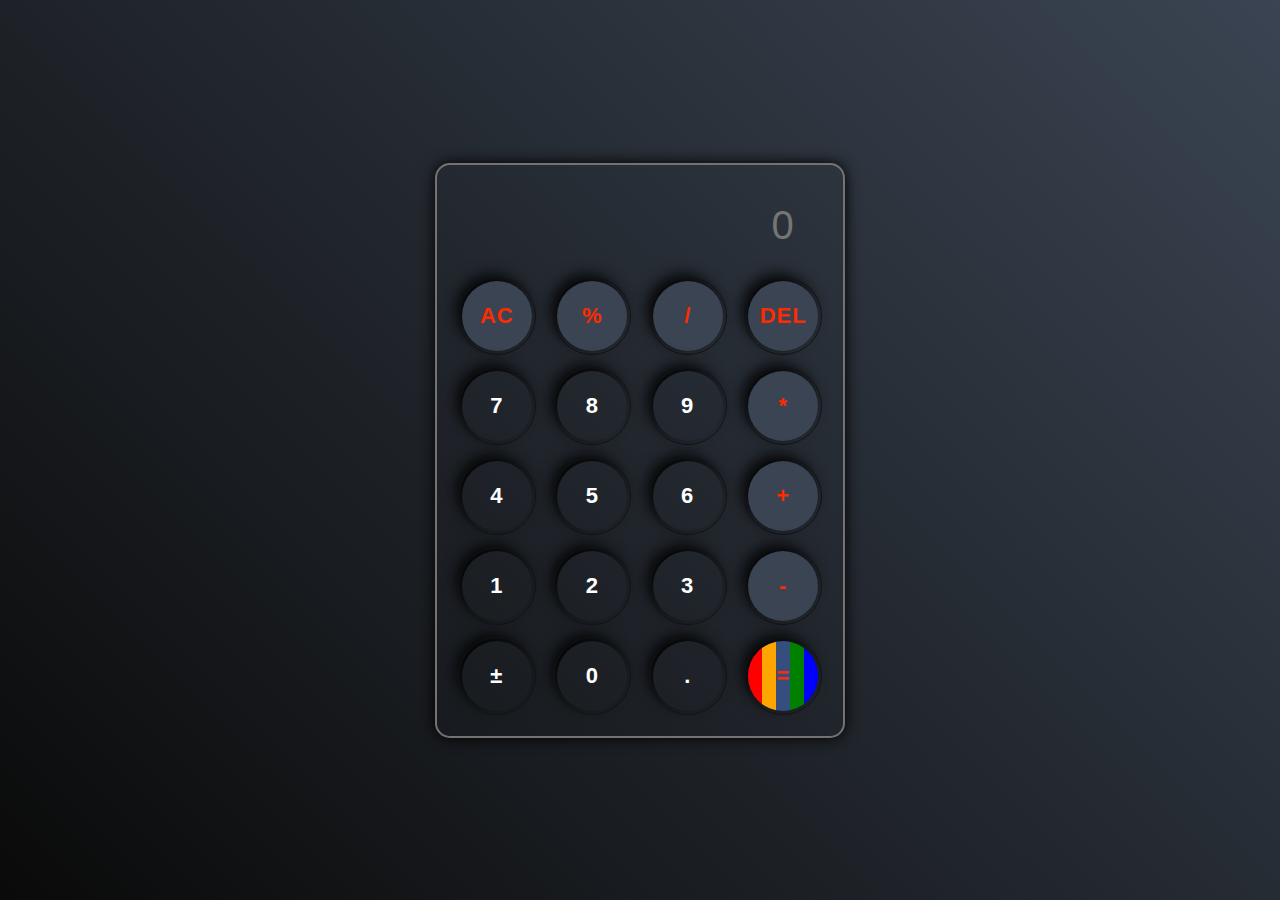
<file: calculator/index.html>
<!DOCTYPE html>
<html lang="en">
<head>
    <meta charset="UTF-8">
    <meta name="viewport" content="width=device-width, initial-scale=1.0">
    <title>Calculator</title>
    <link rel="stylesheet" href="style.css">
</head>
<body>
    <div class="calculator-schemas">
        <div class="displaybox">
            <input type="search" name="searchbar" id="searchid" placeholder="0"  >
        </div>
        <div class="btns">
            <button type="button" class="opr">AC</button>
            <button type="button" class="opr" >%</button>
            <button type="button" class="opr">/</button>
            <button type="button" class="opr">DEL</button>
        </div>
        <div class="btns">
            <button type="button" >7</button>
            <button type="button" >8</button>
            <button type="button" >9</button>
            <button type="button" class="opr">*</button>
        </div>
            <div class="btns">
            <button type="button" >4</button>
            <button type="button" >5</button>
            <button type="button" >6</button>
            <button type="button" class="opr">+</button>
        </div>
            <div class="btns">
            <button type="button" >1</button>
            <button type="button" >2</button>
            <button type="button" >3</button>
            <button type="button" class="opr">-</button>
        </div>
        <div class="btns">
            <button type="button" id="plusMinus">&#xB1;</button>
            <button type="button" >0</button>
            <button type="button" >.</button>
            <button type="button" class="opr" id="eql">=</button>
        </div>
    </div>
    <script src="app.js"></script>
</body>
</html>
</file>
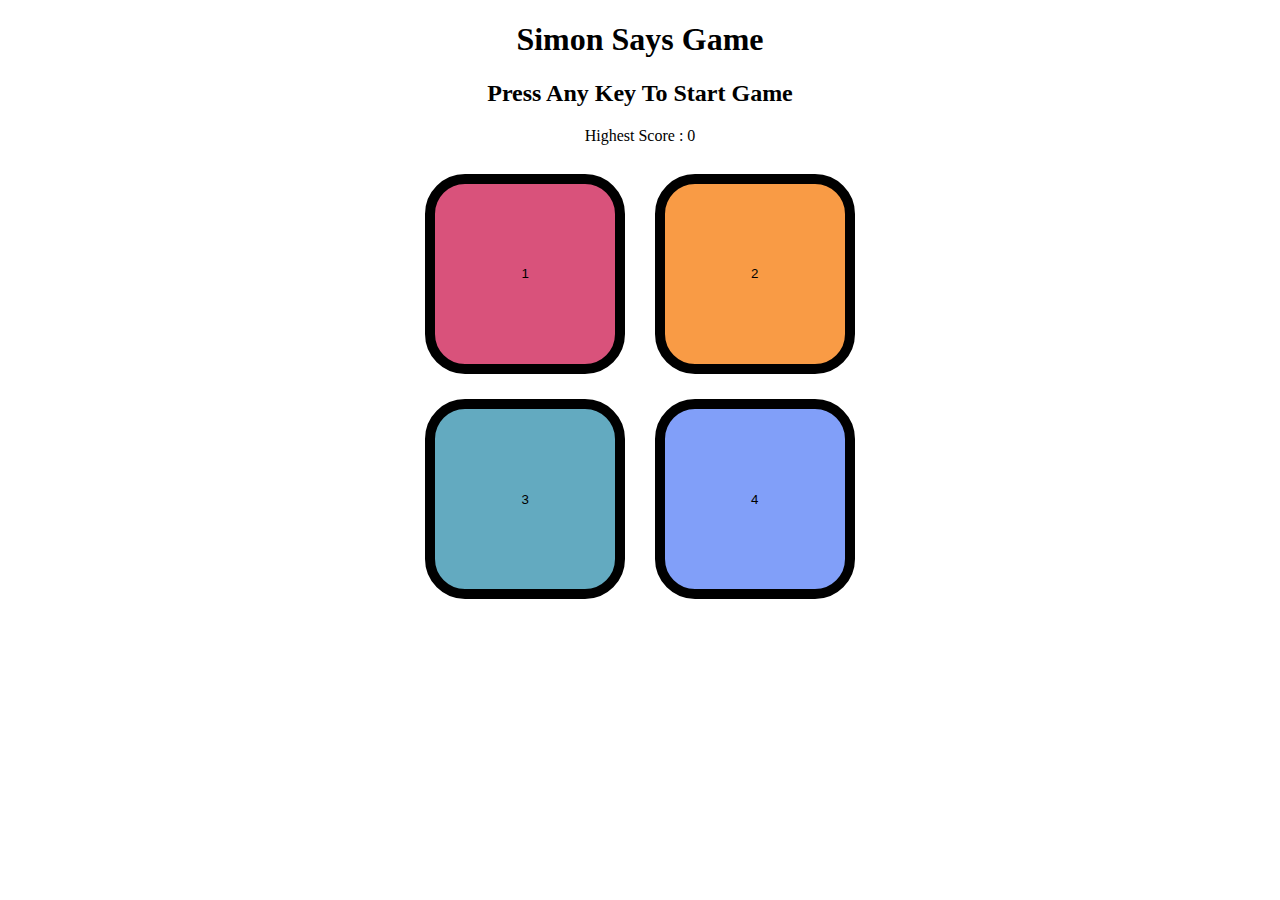
<file: Simongame/index.html>
<!DOCTYPE html>
<html lang="en">
<head>
    <meta charset="UTF-8">
    <meta name="viewport" content="width=device-width, initial-scale=1.0">
    <title>Simon-says</title>
    <link rel="stylesheet" href="style.css">
</head>
<body>
    <h1>Simon Says Game</h1>
    <h2>Press Any Key To Start Game</h2>
    <p>Highest Score : <span id="high-score">0</span></p>
    <!-- <p>Lowest Score : <span id="low-score">0</span></p> -->
    <div>
        <div class="btn-container">
            <div class="line-one">
                <button class="btn red" type="button" id="red">1</button>
                <button class="btn yellow" type="button" id="yellow">2</button>
            </div>
            <div class="line-2">
                <button class="btn green" type="button" id="green">3</button>
                <button class="btn purple" type="button" id="purple">4</button>
            </div>
        </div>
    </div>

    <script src="app.js"></script>
</body>
</html>
</file>
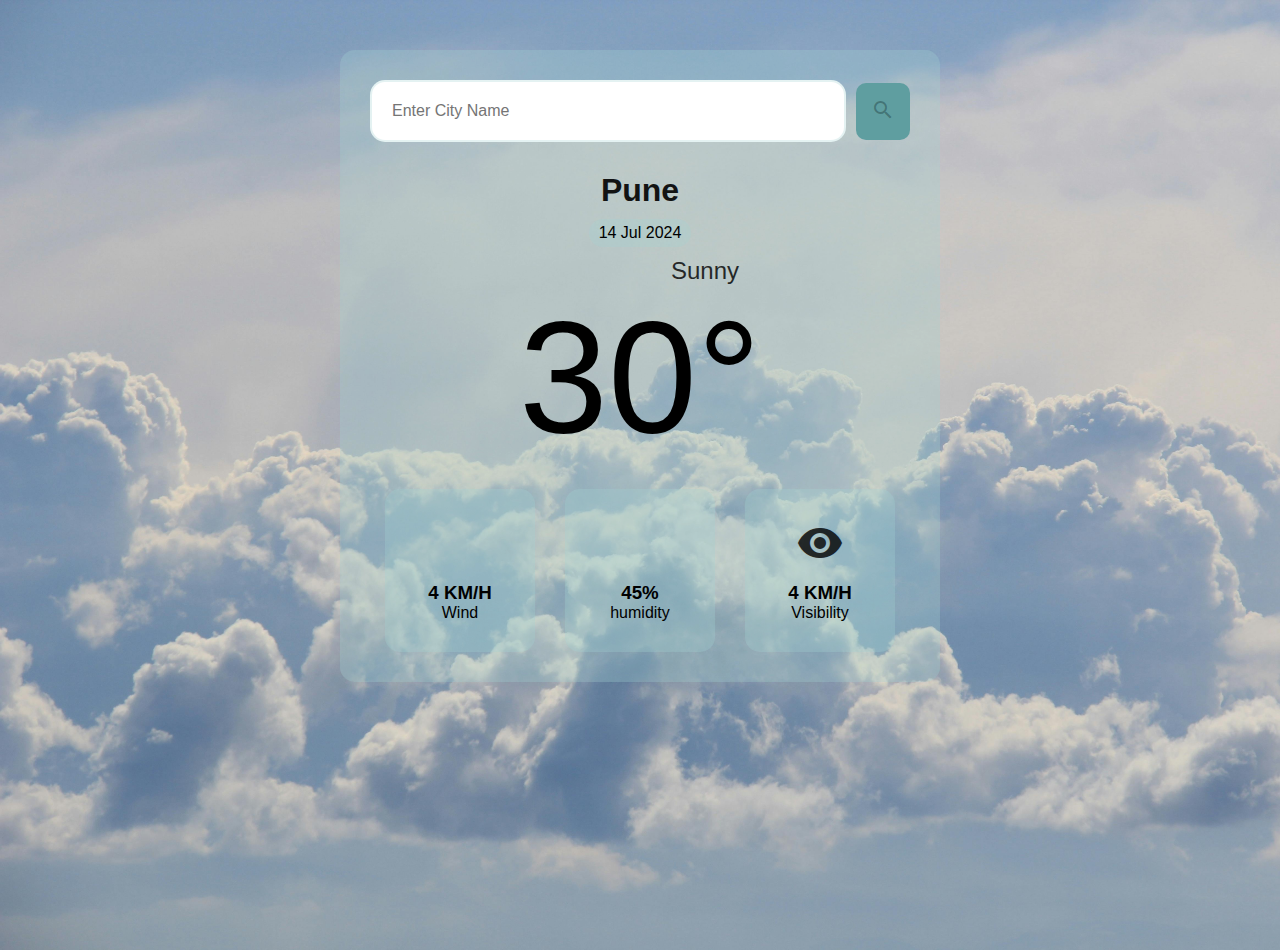
<file: WeatherApi/weather.html>
<!DOCTYPE html>
<html lang="en">
    <head>
        <meta charset="UTF-8" />
        <meta name="viewport" content="width=device-width, initial-scale=1.0" />
        <link
            rel="stylesheet"
            href="https://fonts.googleapis.com/icon?family=Material+Icons"
        />
        <title>Weather App</title>
        <link rel="stylesheet" href="weather.css">
    </head>
    <body>
        <div class="weather-app">
            <form class="search-form" action="">
                <input
                    class="city-input"
                    type="text"
                    placeholder="Enter City Name"
                />
                <button class="search-btn" type="submit">
                    <i class="material-icons">search</i>
                </button>
            </form>
            <div class="city-date-section">
                <h2 class="city">Pune</h2>
                <p class="date">14 Jul 2024</p>
            </div>
            <div class="temperature-info">
                <div class="description">
                    <i class="material-icons">sunny</i>
                    <span class="description-text">Sunny</span>
                </div>
                <div class="temp">30°</div>
            </div>
            <div class="additional-info">
                <div class="wind-info">
                    <i class="material-icons">air</i>
                    <div>
                        <h3 class="wind-speed">4 KM/H</h3>
                        <p class="wind-label">Wind</p>
                    </div>
                </div>
                <div class="humidity-info">
                    <i class="material-icons">water_drop</i>
                    <div>
                        <h3 class="humidity">45%</h3>
                        <p class="humidity-label">humidity</p>
                    </div>
                </div>
                <div class="visibility-info">
                    <i class="material-icons">visibility</i>
                    <div>
                        <h3 class="visibility-distance">4 KM/H</h3>
                        <p class="visibility">Visibility</p>
                    </div>
                </div>
            </div>
        </div>
        <script src="weather.js"></script>
    </body>
</html>
</file>
<file: calculator/style.css>
*{
    margin: 0;
    padding: 0;
    box-sizing: border-box;
    font-family: Arial, Helvetica, sans-serif;
    letter-spacing: 1px;
}
body{
    min-height: 100vh;
    max-width: 100%;
    display: flex;
    justify-content: center;
    align-items: center;
    background: linear-gradient(45deg, #0a0a0a, #3a4452);
    /* background: linear-gradient(
    to right,
    red 20%,
    orange 20% 40%,
    yellow 40% 60%,
    green 60% 80%,
    blue 80%
  ); */
}
.calculator-schemas{
    box-shadow: 0 0 15px #000;   
    padding: 15px;
    border: 2px solid rgb(116, 114, 114);
    border-radius: 15px;
}
.displaybox input{
    width: 350px;
    border: none;
    outline: none;
    padding: 13px;
    margin: 10px;
    background: transparent;
    color: #fff;
    font-size: 40px;
    text-align: right;
    cursor:pointer;
}
.input::placeholder{
    color: #fff;
}
/* Remove the search input cross (clear) button */
input[type="search"]::-webkit-search-cancel-button {
    -webkit-appearance: none;
    appearance: none;
  }
button{
    width: 70px;
    height: 70px;
    margin: 10px;
    background: transparent;
    color: #fff;
    font-size: 22px;
    font-weight: 600;
    border: 0;
    border-radius: 50%;
    box-shadow: -5px -6px 15px #000;
    outline: 1px solid #131313;
    outline-offset: 3px;
}
button:active{
    background: #4b3ff7;
    transform: translate(2px 2px);
}
.opr{
    color: rgb(252, 43, 1);
    background-color:#3a4452;
    font-weight: 700;
}
#eql{
    /* background: rgb(11, 71, 251); */
    background: linear-gradient(
    to right,
    red 20%,
    orange 20% 40%,
    rgb(53, 78, 125) 40% 60%,
    green 60% 80%,
    blue 80%
  );
    font-weight: 900;
}

/* Media Queries for responsiveness */
@media (max-width: 768px) {
    .calculator-schemas {
        max-width: 95vw;
        padding: 10px;
        border-radius: 10px;
    }
    .displaybox input {
        font-size: 2em;
    }
    button {
        font-size: 1.2em;
        margin: 8px 4px;
    }
}

@media (max-width: 480px) {
    .calculator-schemas {
        max-width: 100vw;
        padding: 5px;
        border-radius: 5px;
    }
    .displaybox input {
        font-size: 1.5em;
        padding: 10px;
    }
    button {
        font-size: 1em;
        margin: 5px 2px;
        padding: 15px 0;
    }
}
</file>
<file: Simongame/style.css>
body{
    text-align: center;
}
.btn{
    border-radius: 20%;
    height: 200px;
    width: 200px;
    border: 10px solid black;
    margin: 0.8rem;
}
.btn-container{
    /* display: flex; */
    justify-content: center;
}

.red{
    background-color: #d9527b ;
}

.yellow{
    background-color: #f99b45;
}

.green{
    background-color: #63aac0;
}

.purple{
    background-color: #819ff9;
}

.flash{
    background-color: white;
}

.userflash{
    background-color: black;
}
</file>
<file: WeatherApi/weather.css>
*{
    margin: 0;
    padding: 0;
    box-sizing: border-box;
}
body{
    background-image: url("backg.jpg");
    /* background-image: url(" https://images.unsplash.com/photo-1464618663641-bbdd760ae84a?ixlib=rb-4.0.3&ixid=M3wxMjA3fDB8MHxzZWFyY2h8Mnx8d2Vic2l0ZSUyMGJhY2tncm91bmR8ZW58MHx8MHx8fDA%3D&auto=format&fit=crop&w=500&q=60"); */
    background-size: cover;
    /* background-color: whitesmoke; */
    font-family: Arial, Helvetica, sans-serif;
    height: 100vh;
}

.weather-app{
    background-color: #a2d4d44b;
    max-width: 600px;
    margin: 50px auto;
    padding: 30px;
    border-radius: 15px;
}

.search-form{
    display: flex;
    align-items: center;
}

input[type="text"]{
    flex: 1;    
    padding: 20px;
    border: 2px solid  #a2d4d44b;
    border-radius: 15px;
    font-size: 1rem;
}

.search-btn{
    background-color:  cadetblue;
    border: none;
    padding: 15px;
    border-radius: 10px;
    cursor: pointer;
    color: #010f0f4b;
    margin-left: 10px;
    transition: background-color 0.5 ease;
}

.search-btn:hover{
    background-color: cadetblue;
}

.city-date-section{
    margin-top: 30px;
    display: flex;
    align-items: center;
    justify-content: center;
    flex-direction: column;
    gap: 10px;
}

.city-date-section .city{
    font-size: 2rem;
    opacity: 0.9;
}

.city-date-section .date{
    background-color: #a2d4d44b;
    padding: 5px 10px;
    border-radius: 15px;
}

.temperature-info{
    margin-top: 10px;
    display: flex;
    align-items: center;
    justify-content: center;
    flex-direction: column;
}

.temperature-info .temp{
    font-size: 10rem;
}

.temperature-info .description{
    display: flex;
    align-items: center;
    justify-content: center;
    gap: 10px;
}

.temperature-info .description{
    font-size: 1.5rem;
    opacity: 0.8;
}

.temperature-info .description span{
    font-size: 1.5rem;
}

.additional-info{
    margin-top: 20px;
    display: flex;
    justify-content: space-around;
}

.wind-info, 
.humidity-info, 
.visibility-info{
    background-color:  #a2d4d44b;
    width: 150px;
    /* height: 50px; */
    display: flex;
    align-items: center;
    justify-content: center;
    flex-direction: column;
    gap: 15px;
    border-radius: 15px;
    padding: 30px 20px;
    box-shadow:rgb(40, 58, 3) ;
}

.additional-info .material-icons{
    font-size: 3rem;
    opacity: 0.8;
}

.wind-info div, 
.humidity-info div, 
.visibility-info div{
    text-align: center;
}
</file>
